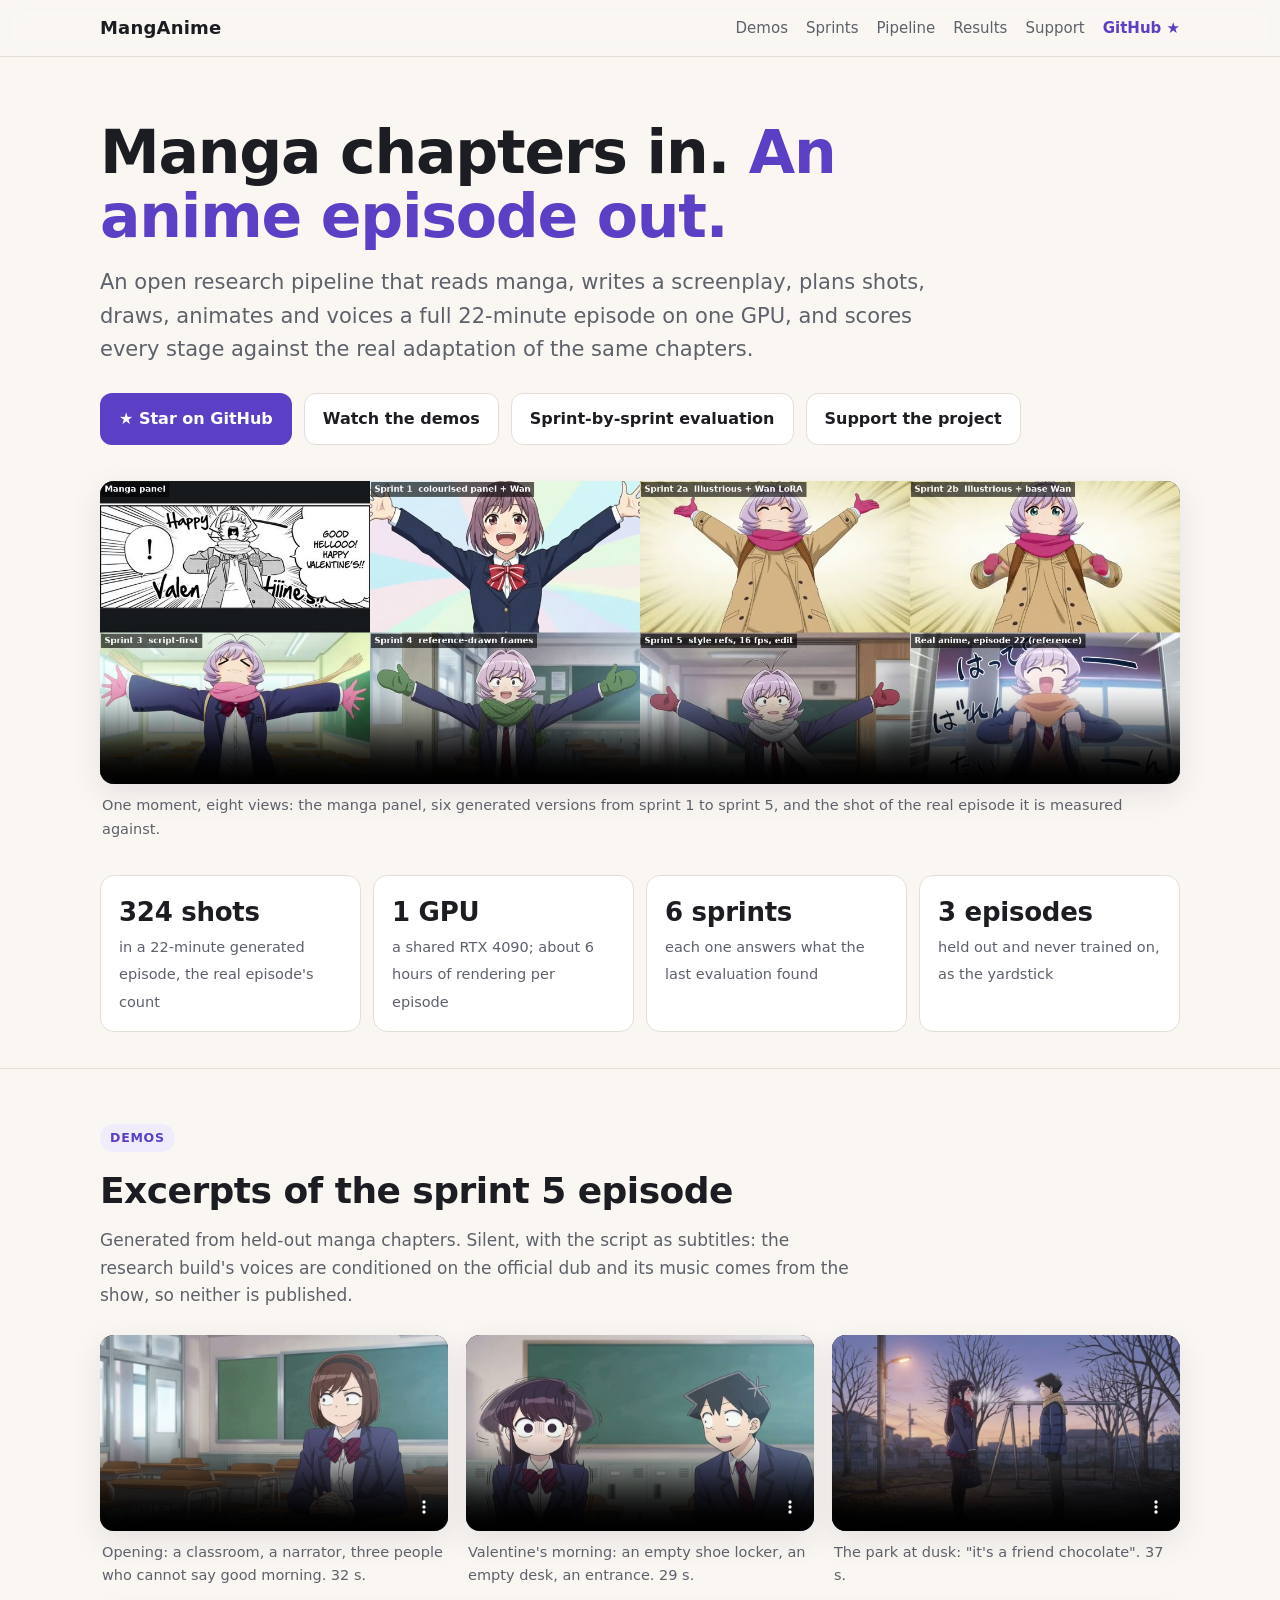
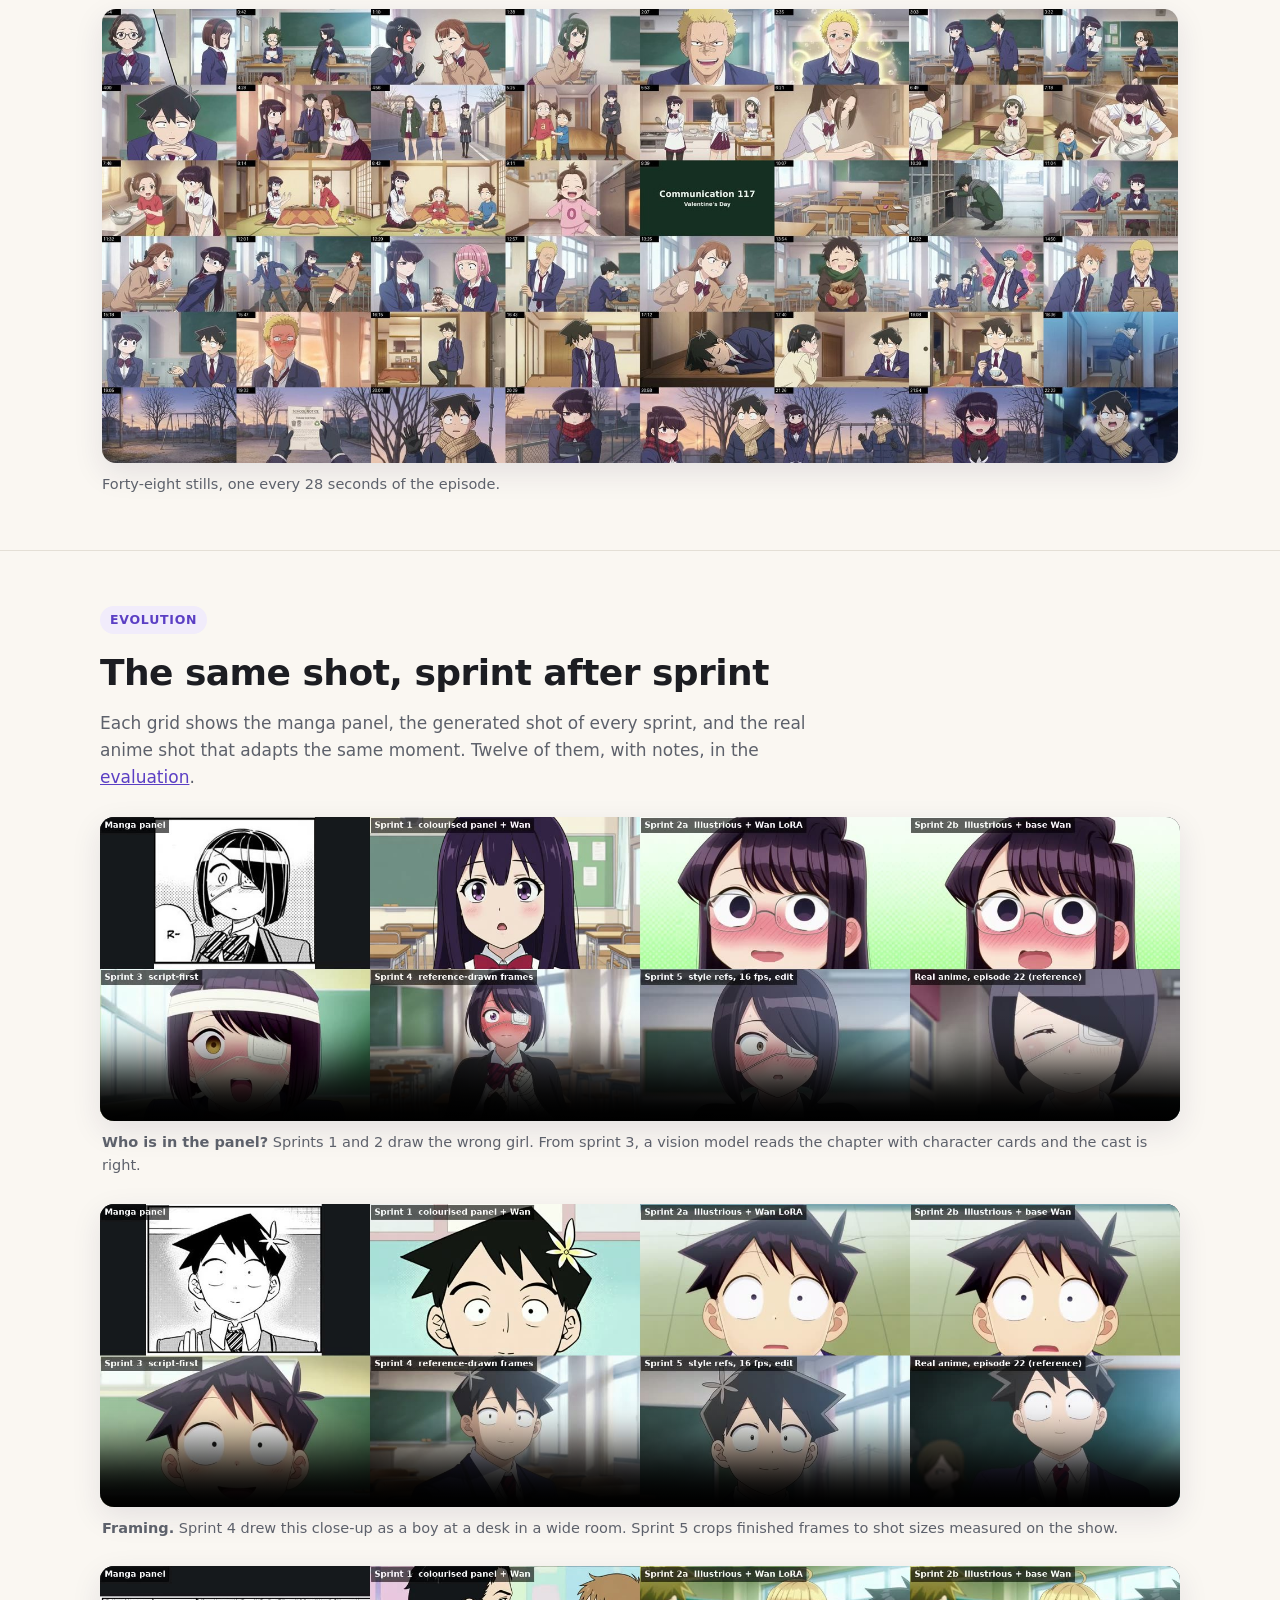
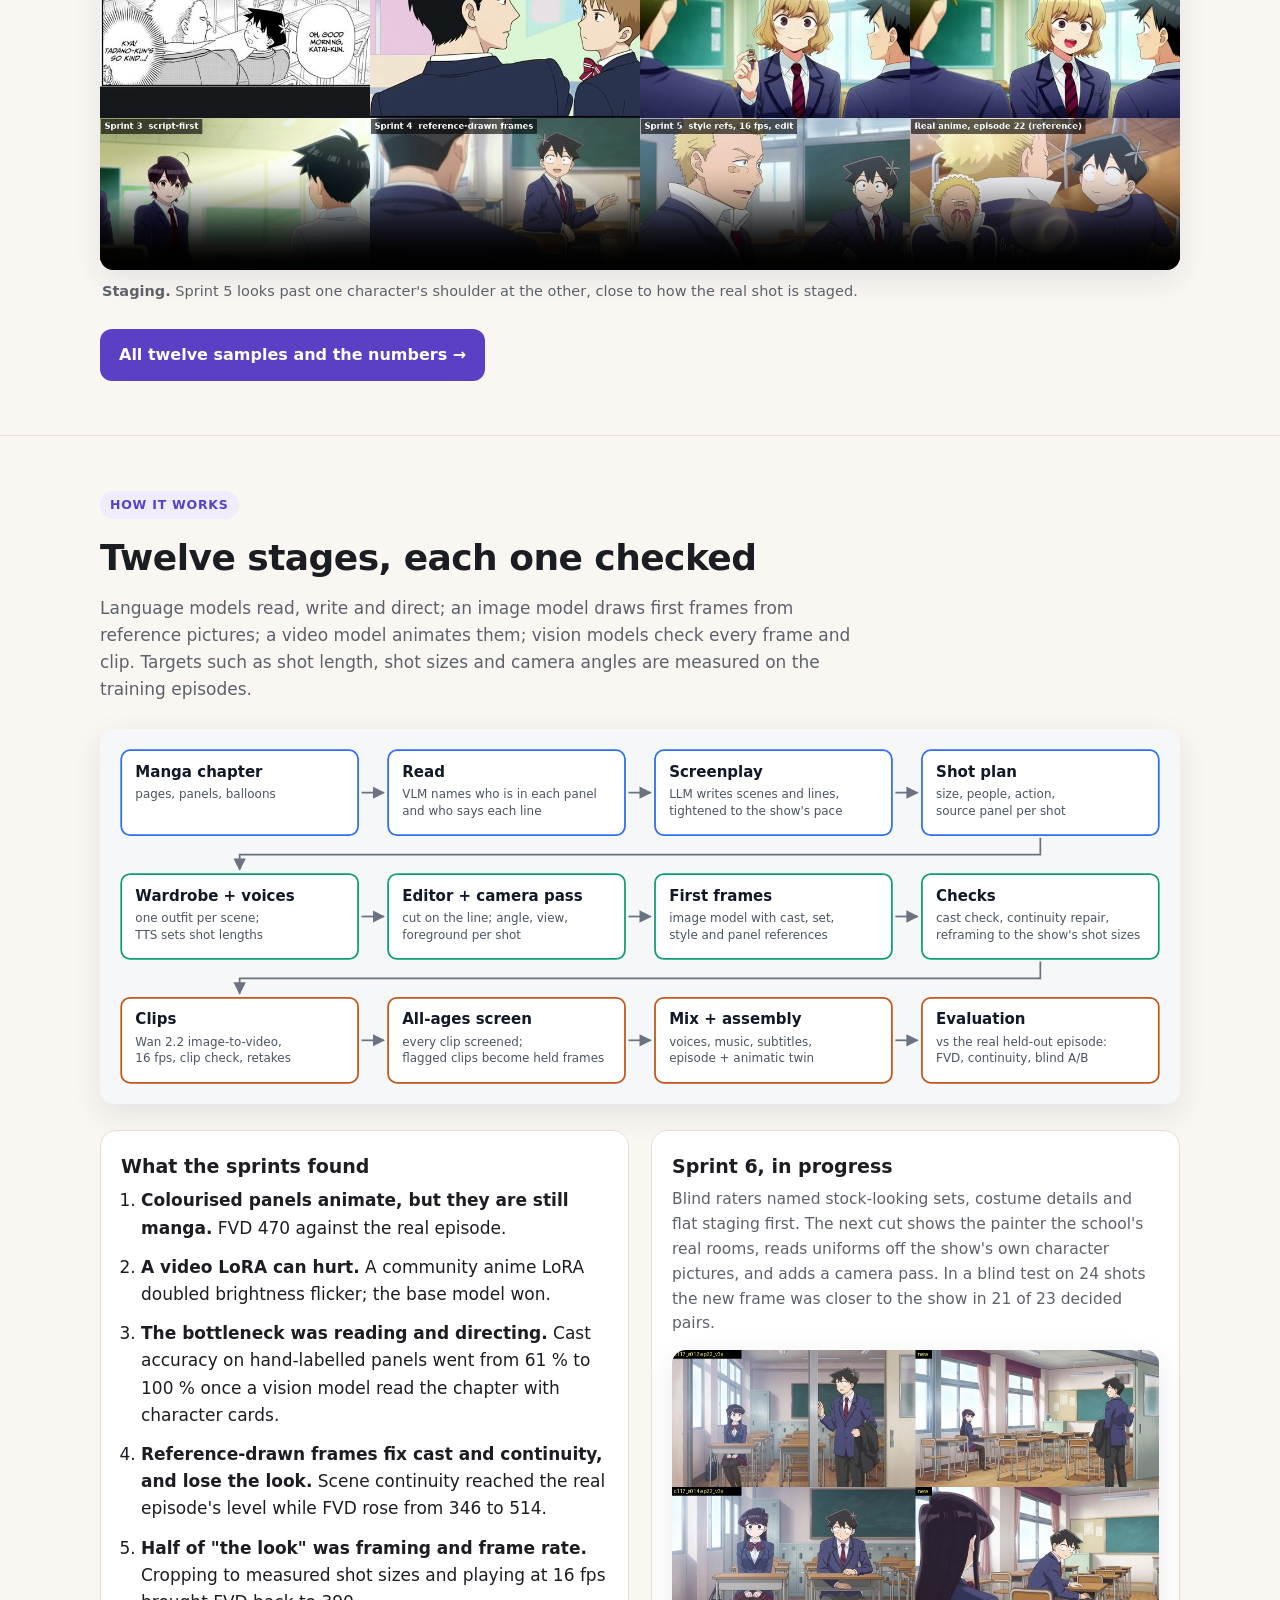
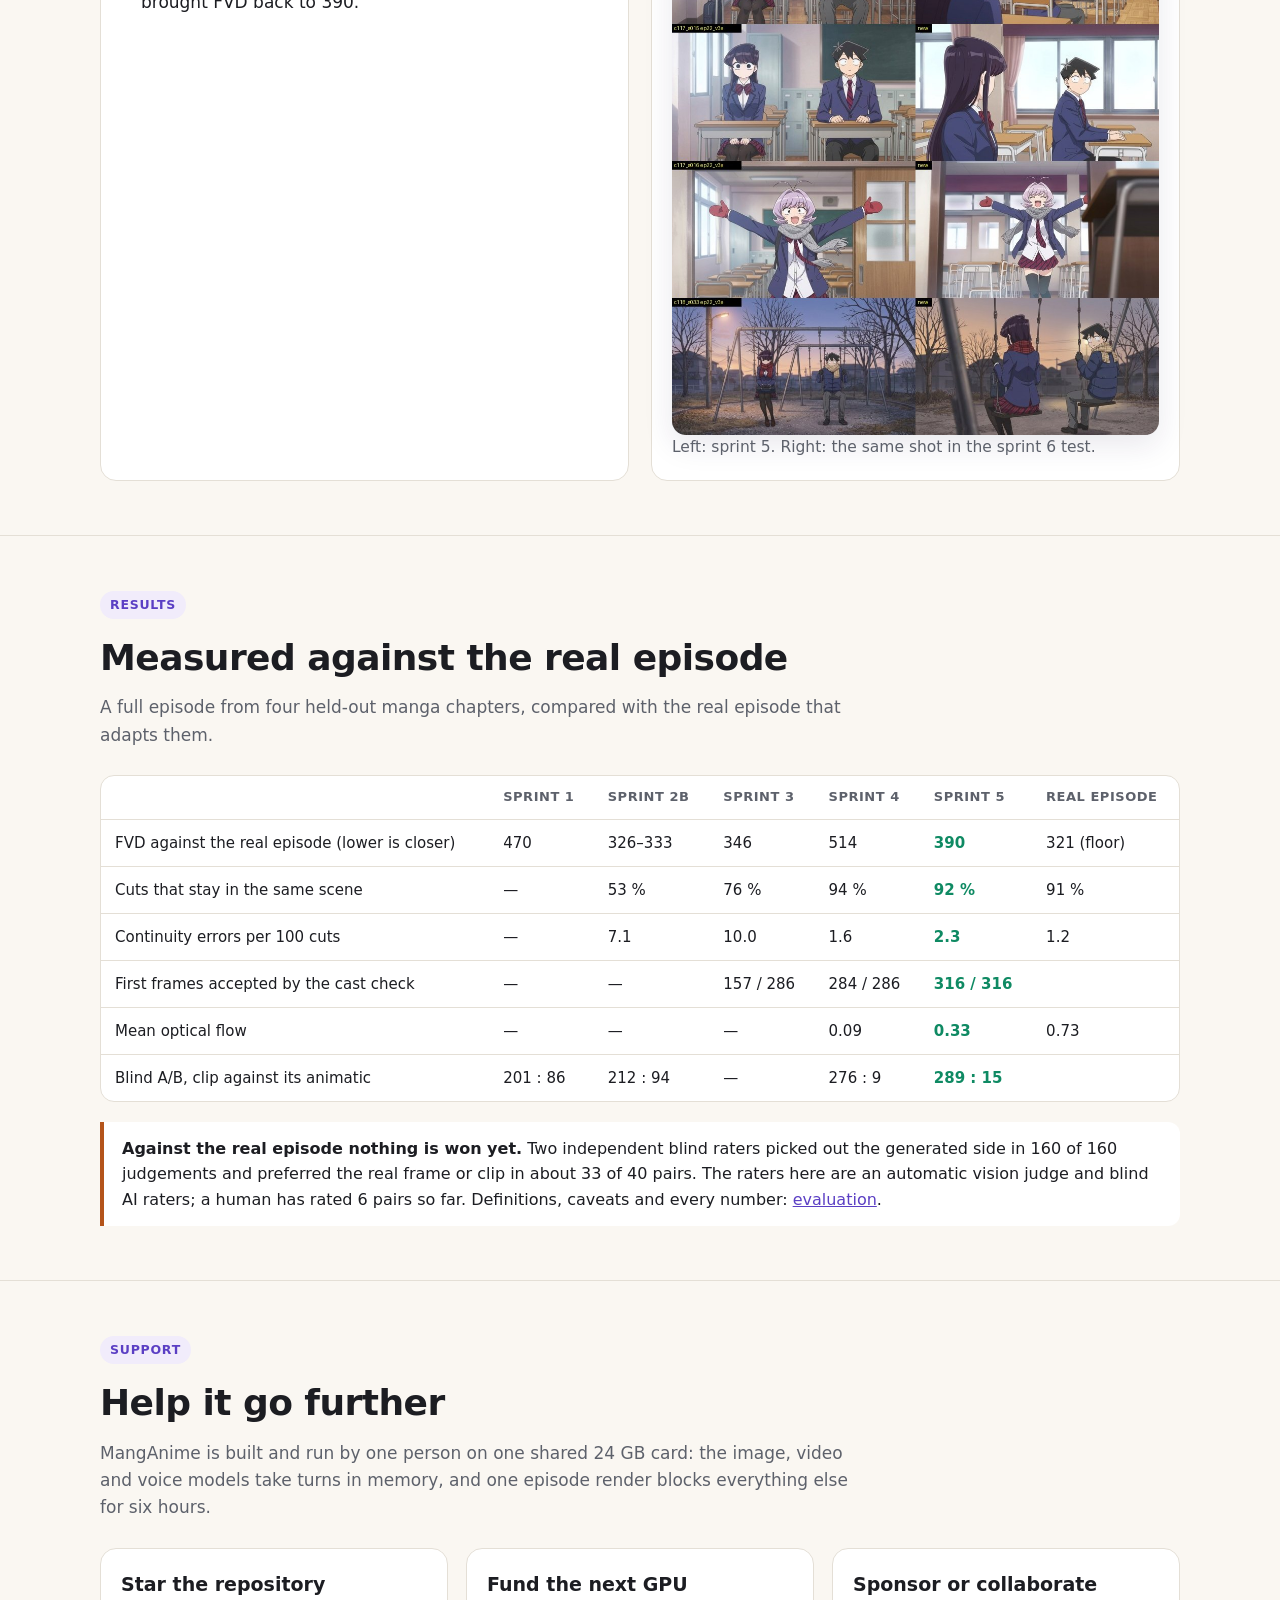
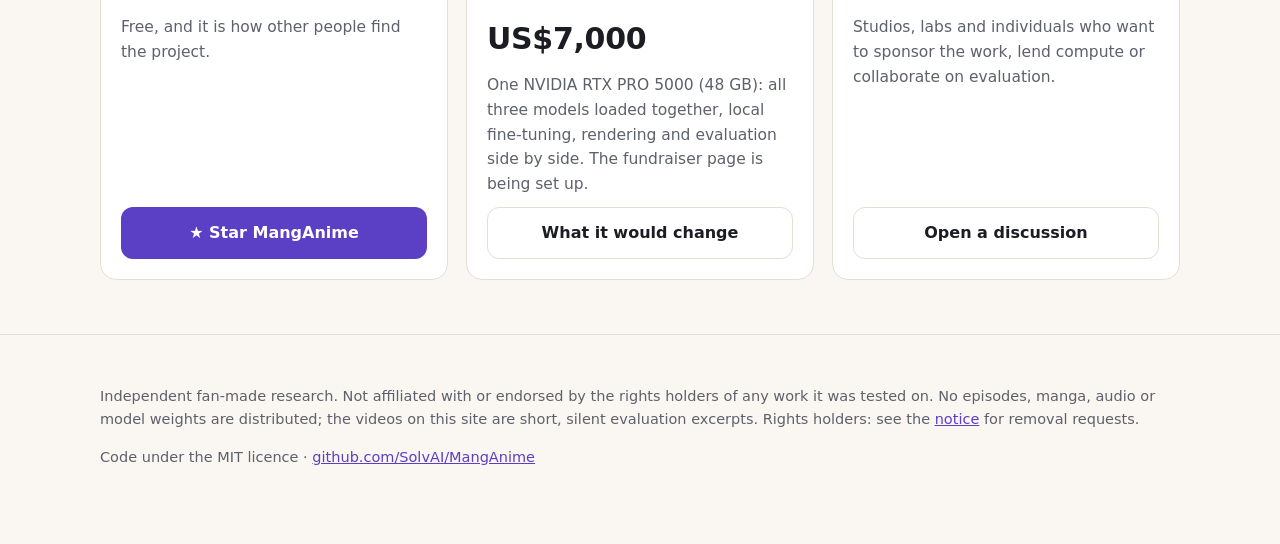
<file: docs/index.html>
<!doctype html>
<html lang="en">
<head>
<meta charset="utf-8">
<meta name="viewport" content="width=device-width, initial-scale=1">
<title>MangAnime: from manga chapters to an anime episode</title>
<meta name="description" content="An open research pipeline that turns manga chapters into a full anime episode on one GPU, measured sprint by sprint against the real adaptation.">
<meta property="og:title" content="MangAnime: from manga chapters to an anime episode">
<meta property="og:description" content="Open research pipeline, measured sprint by sprint against the real adaptation.">
<meta property="og:image" content="https://solvai.github.io/MangAnime/media/contact_sprint5.jpg">
<style>
:root{--bg:#faf7f2;--panel:#ffffff;--ink:#1c1d22;--muted:#5d616b;--line:#e4dfd6;--accent:#5b3fc4;--accent-ink:#ffffff;--good:#0f8a63;--warn:#b4541a;--soft:#f1ecfb;--shadow:0 10px 30px rgba(40,30,80,.10)}
@media (prefers-color-scheme:dark){:root{--bg:#111216;--panel:#1a1c22;--ink:#eceae6;--muted:#a3a7b1;--line:#2b2e37;--accent:#a590ff;--accent-ink:#14121f;--good:#4fd1a5;--warn:#f0a06a;--soft:#211d33;--shadow:0 10px 30px rgba(0,0,0,.45)}}
*{box-sizing:border-box}
html{scroll-behavior:smooth}
body{margin:0;background:var(--bg);color:var(--ink);font:17px/1.6 system-ui,-apple-system,"Segoe UI",Roboto,Helvetica,Arial,sans-serif;-webkit-font-smoothing:antialiased}
a{color:var(--accent)}
.wrap{max-width:1120px;margin:0 auto;padding:0 20px}
nav{position:sticky;top:0;z-index:5;background:color-mix(in srgb,var(--bg) 88%,transparent);backdrop-filter:blur(10px);border-bottom:1px solid var(--line)}
nav .wrap{display:flex;align-items:center;gap:18px;height:56px;overflow-x:auto;white-space:nowrap}
nav b{font-size:18px;letter-spacing:.2px;margin-right:auto}
nav a{color:var(--muted);text-decoration:none;font-size:15px}
nav a:hover{color:var(--ink)}
nav a.gh{color:var(--accent);font-weight:600}
header{padding:64px 0 28px}
h1{font-size:clamp(34px,5.4vw,60px);line-height:1.06;letter-spacing:-.02em;margin:0 0 18px;max-width:22ch}
h1 em{font-style:normal;color:var(--accent)}
.lead{font-size:clamp(18px,2.1vw,21px);color:var(--muted);max-width:62ch;margin:0 0 26px}
.cta{display:flex;flex-wrap:wrap;gap:12px;margin-bottom:36px}
.btn{display:inline-flex;align-items:center;gap:8px;padding:12px 18px;border-radius:12px;border:1px solid var(--line);background:var(--panel);color:var(--ink);text-decoration:none;font-weight:600;font-size:16px}
.btn.primary{background:var(--accent);color:var(--accent-ink);border-color:transparent}
.btn:hover{transform:translateY(-1px)}
video,img.shot{width:100%;display:block;border-radius:14px;background:#0d0e11;box-shadow:var(--shadow)}
.cap{color:var(--muted);font-size:14.5px;margin:10px 2px 0}
.facts{display:grid;grid-template-columns:repeat(4,1fr);gap:12px;margin:34px 0 8px}
.fact{background:var(--panel);border:1px solid var(--line);border-radius:14px;padding:16px 18px}
.fact b{display:block;font-size:26px;letter-spacing:-.01em}
.fact span{color:var(--muted);font-size:14.5px}
section{padding:54px 0;border-top:1px solid var(--line)}
h2{font-size:clamp(26px,3.2vw,36px);letter-spacing:-.015em;margin:0 0 8px}
.sub{color:var(--muted);max-width:70ch;margin:0 0 26px}
.grid3{display:grid;grid-template-columns:repeat(3,1fr);gap:18px}
.grid2{display:grid;grid-template-columns:repeat(2,1fr);gap:22px}
.card{background:var(--panel);border:1px solid var(--line);border-radius:16px;padding:20px}
.card h3{margin:0 0 6px;font-size:19px}
.card p{margin:0;color:var(--muted);font-size:15.5px}
.stack>*+*{margin-top:26px}
.tag{display:inline-block;font-size:12.5px;font-weight:700;letter-spacing:.06em;text-transform:uppercase;color:var(--accent);background:var(--soft);border-radius:999px;padding:4px 10px;margin-bottom:10px}
.tablewrap{overflow-x:auto;border:1px solid var(--line);border-radius:14px;background:var(--panel)}
table{border-collapse:collapse;width:100%;min-width:760px;font-size:15px}
th,td{padding:11px 14px;text-align:left;border-bottom:1px solid var(--line);vertical-align:top}
th{font-size:13px;letter-spacing:.04em;text-transform:uppercase;color:var(--muted);font-weight:700}
tr:last-child td{border-bottom:0}
td.best{font-weight:700;color:var(--good)}
.note{border-left:4px solid var(--warn);background:var(--panel);border-radius:0 12px 12px 0;padding:14px 18px;margin-top:20px;font-size:16px}
ol.finds{padding-left:20px;margin:0}
ol.finds li{margin:0 0 12px}
ol.finds b{color:var(--ink)}
.support{display:grid;grid-template-columns:repeat(3,1fr);gap:18px}
.support .card{display:flex;flex-direction:column;gap:10px}
.support .btn{margin-top:auto;justify-content:center}
.goal{font-size:30px;font-weight:800;letter-spacing:-.01em}
footer{padding:36px 0 60px;border-top:1px solid var(--line);color:var(--muted);font-size:14.5px}
@media (max-width:860px){.grid3,.support,.grid2{grid-template-columns:1fr}.facts{grid-template-columns:repeat(2,1fr)}header{padding-top:40px}}
</style>
</head>
<body>
<nav><div class="wrap">
  <b>MangAnime</b>
  <a href="#demos">Demos</a><a href="#sprints">Sprints</a><a href="#pipeline">Pipeline</a><a href="#results">Results</a><a href="#support">Support</a>
  <a class="gh" href="https://github.com/SolvAI/MangAnime">GitHub ★</a>
</div></nav>

<header><div class="wrap">
  <h1>Manga chapters in. <em>An anime episode out.</em></h1>
  <p class="lead">An open research pipeline that reads manga, writes a screenplay, plans shots, draws, animates and voices a full 22-minute episode on one GPU, and scores every stage against the real adaptation of the same chapters.</p>
  <div class="cta">
    <a class="btn primary" href="https://github.com/SolvAI/MangAnime">★ Star on GitHub</a>
    <a class="btn" href="#demos">Watch the demos</a>
    <a class="btn" href="eval/">Sprint-by-sprint evaluation</a>
    <a class="btn" href="#support">Support the project</a>
  </div>
  <video src="eval/media/sample_07.mp4" poster="eval/media/sample_07.jpg" autoplay muted loop playsinline controls></video>
  <p class="cap">One moment, eight views: the manga panel, six generated versions from sprint 1 to sprint 5, and the shot of the real episode it is measured against.</p>
  <div class="facts">
    <div class="fact"><b>324 shots</b><span>in a 22-minute generated episode, the real episode's count</span></div>
    <div class="fact"><b>1 GPU</b><span>a shared RTX 4090; about 6 hours of rendering per episode</span></div>
    <div class="fact"><b>6 sprints</b><span>each one answers what the last evaluation found</span></div>
    <div class="fact"><b>3 episodes</b><span>held out and never trained on, as the yardstick</span></div>
  </div>
</div></header>

<section id="demos"><div class="wrap">
  <span class="tag">Demos</span>
  <h2>Excerpts of the sprint 5 episode</h2>
  <p class="sub">Generated from held-out manga chapters. Silent, with the script as subtitles: the research build's voices are conditioned on the official dub and its music comes from the show, so neither is published.</p>
  <div class="grid3">
    <div><video src="media/reel_opening.mp4" poster="media/reel_opening.jpg" controls muted loop playsinline preload="none"></video><p class="cap">Opening: a classroom, a narrator, three people who cannot say good morning. 32 s.</p></div>
    <div><video src="media/reel_valentine_morning.mp4" poster="media/reel_valentine_morning.jpg" controls muted loop playsinline preload="none"></video><p class="cap">Valentine's morning: an empty shoe locker, an empty desk, an entrance. 29 s.</p></div>
    <div><video src="media/reel_friend_chocolate.mp4" poster="media/reel_friend_chocolate.jpg" controls muted loop playsinline preload="none"></video><p class="cap">The park at dusk: "it's a friend chocolate". 37 s.</p></div>
  </div>
  <p class="cap" style="margin-top:22px"><img class="shot" src="media/contact_sprint5.jpg" alt="Forty-eight stills across the 22-minute sprint 5 episode" loading="lazy"></p>
  <p class="cap">Forty-eight stills, one every 28 seconds of the episode.</p>
</div></section>

<section id="sprints"><div class="wrap">
  <span class="tag">Evolution</span>
  <h2>The same shot, sprint after sprint</h2>
  <p class="sub">Each grid shows the manga panel, the generated shot of every sprint, and the real anime shot that adapts the same moment. Twelve of them, with notes, in the <a href="eval/">evaluation</a>.</p>
  <div class="stack">
    <div><video src="eval/media/sample_01.mp4" poster="eval/media/sample_01.jpg" controls muted loop playsinline preload="none"></video><p class="cap"><b>Who is in the panel?</b> Sprints 1 and 2 draw the wrong girl. From sprint 3, a vision model reads the chapter with character cards and the cast is right.</p></div>
    <div><video src="eval/media/sample_04.mp4" poster="eval/media/sample_04.jpg" controls muted loop playsinline preload="none"></video><p class="cap"><b>Framing.</b> Sprint 4 drew this close-up as a boy at a desk in a wide room. Sprint 5 crops finished frames to shot sizes measured on the show.</p></div>
    <div><video src="eval/media/sample_03.mp4" poster="eval/media/sample_03.jpg" controls muted loop playsinline preload="none"></video><p class="cap"><b>Staging.</b> Sprint 5 looks past one character's shoulder at the other, close to how the real shot is staged.</p></div>
  </div>
  <div class="cta" style="margin:26px 0 0"><a class="btn primary" href="eval/">All twelve samples and the numbers →</a></div>
</div></section>

<section id="pipeline"><div class="wrap">
  <span class="tag">How it works</span>
  <h2>Twelve stages, each one checked</h2>
  <p class="sub">Language models read, write and direct; an image model draws first frames from reference pictures; a video model animates them; vision models check every frame and clip. Targets such as shot length, shot sizes and camera angles are measured on the training episodes.</p>
  <img class="shot" src="media/pipeline.svg" alt="Pipeline diagram: manga chapter, read, screenplay, shot plan, wardrobe and voices, editor and camera pass, first frames, checks, clips, all-ages screen, mix and assembly, evaluation" style="background:#f6f7f9">
  <div class="grid2" style="margin-top:26px">
    <div class="card"><h3>What the sprints found</h3>
      <ol class="finds">
        <li><b>Colourised panels animate, but they are still manga.</b> FVD 470 against the real episode.</li>
        <li><b>A video LoRA can hurt.</b> A community anime LoRA doubled brightness flicker; the base model won.</li>
        <li><b>The bottleneck was reading and directing.</b> Cast accuracy on hand-labelled panels went from 61 % to 100 % once a vision model read the chapter with character cards.</li>
        <li><b>Reference-drawn frames fix cast and continuity, and lose the look.</b> Scene continuity reached the real episode's level while FVD rose from 346 to 514.</li>
        <li><b>Half of "the look" was framing and frame rate.</b> Cropping to measured shot sizes and playing at 16 fps brought FVD back to 390.</li>
      </ol></div>
    <div class="card"><h3>Sprint 6, in progress</h3>
      <p style="margin-bottom:14px">Blind raters named stock-looking sets, costume details and flat staging first. The next cut shows the painter the school's real rooms, reads uniforms off the show's own character pictures, and adds a camera pass. In a blind test on 24 shots the new frame was closer to the show in 21 of 23 decided pairs.</p>
      <img class="shot" src="media/next_camera_pass.jpg" alt="Sprint 5 frames beside sprint 6 test frames of the same shots" loading="lazy">
      <p class="cap">Left: sprint 5. Right: the same shot in the sprint 6 test.</p></div>
  </div>
</div></section>

<section id="results"><div class="wrap">
  <span class="tag">Results</span>
  <h2>Measured against the real episode</h2>
  <p class="sub">A full episode from four held-out manga chapters, compared with the real episode that adapts them.</p>
  <div class="tablewrap"><table>
    <tr><th></th><th>Sprint 1</th><th>Sprint 2b</th><th>Sprint 3</th><th>Sprint 4</th><th>Sprint 5</th><th>Real episode</th></tr>
    <tr><td>FVD against the real episode (lower is closer)</td><td>470</td><td>326–333</td><td>346</td><td>514</td><td class="best">390</td><td>321 (floor)</td></tr>
    <tr><td>Cuts that stay in the same scene</td><td>—</td><td>53 %</td><td>76 %</td><td>94 %</td><td class="best">92 %</td><td>91 %</td></tr>
    <tr><td>Continuity errors per 100 cuts</td><td>—</td><td>7.1</td><td>10.0</td><td>1.6</td><td class="best">2.3</td><td>1.2</td></tr>
    <tr><td>First frames accepted by the cast check</td><td>—</td><td>—</td><td>157 / 286</td><td>284 / 286</td><td class="best">316 / 316</td><td></td></tr>
    <tr><td>Mean optical flow</td><td>—</td><td>—</td><td>—</td><td>0.09</td><td class="best">0.33</td><td>0.73</td></tr>
    <tr><td>Blind A/B, clip against its animatic</td><td>201 : 86</td><td>212 : 94</td><td>—</td><td>276 : 9</td><td class="best">289 : 15</td><td></td></tr>
  </table></div>
  <div class="note"><b>Against the real episode nothing is won yet.</b> Two independent blind raters picked out the generated side in 160 of 160 judgements and preferred the real frame or clip in about 33 of 40 pairs. The raters here are an automatic vision judge and blind AI raters; a human has rated 6 pairs so far. Definitions, caveats and every number: <a href="eval/">evaluation</a>.</div>
</div></section>

<section id="support"><div class="wrap">
  <span class="tag">Support</span>
  <h2>Help it go further</h2>
  <p class="sub">MangAnime is built and run by one person on one shared 24 GB card: the image, video and voice models take turns in memory, and one episode render blocks everything else for six hours.</p>
  <div class="support">
    <div class="card"><h3>Star the repository</h3><p>Free, and it is how other people find the project.</p><a class="btn primary" href="https://github.com/SolvAI/MangAnime">★ Star MangAnime</a></div>
    <div class="card"><h3>Fund the next GPU</h3><div class="goal">US$7,000</div><p>One NVIDIA RTX PRO 5000 (48 GB): all three models loaded together, local fine-tuning, rendering and evaluation side by side. The fundraiser page is being set up.</p><a class="btn" href="https://github.com/SolvAI/MangAnime/blob/main/SUPPORT.md">What it would change</a></div>
    <div class="card"><h3>Sponsor or collaborate</h3><p>Studios, labs and individuals who want to sponsor the work, lend compute or collaborate on evaluation.</p><a class="btn" href="https://github.com/SolvAI/MangAnime/discussions">Open a discussion</a></div>
  </div>
</div></section>

<footer><div class="wrap">
  <p>Independent fan-made research. Not affiliated with or endorsed by the rights holders of any work it was tested on. No episodes, manga, audio or model weights are distributed; the videos on this site are short, silent evaluation excerpts. Rights holders: see the <a href="https://github.com/SolvAI/MangAnime/blob/main/NOTICE.md">notice</a> for removal requests.</p>
  <p>Code under the MIT licence · <a href="https://github.com/SolvAI/MangAnime">github.com/SolvAI/MangAnime</a></p>
</div></footer>
</body>
</html>
</file>
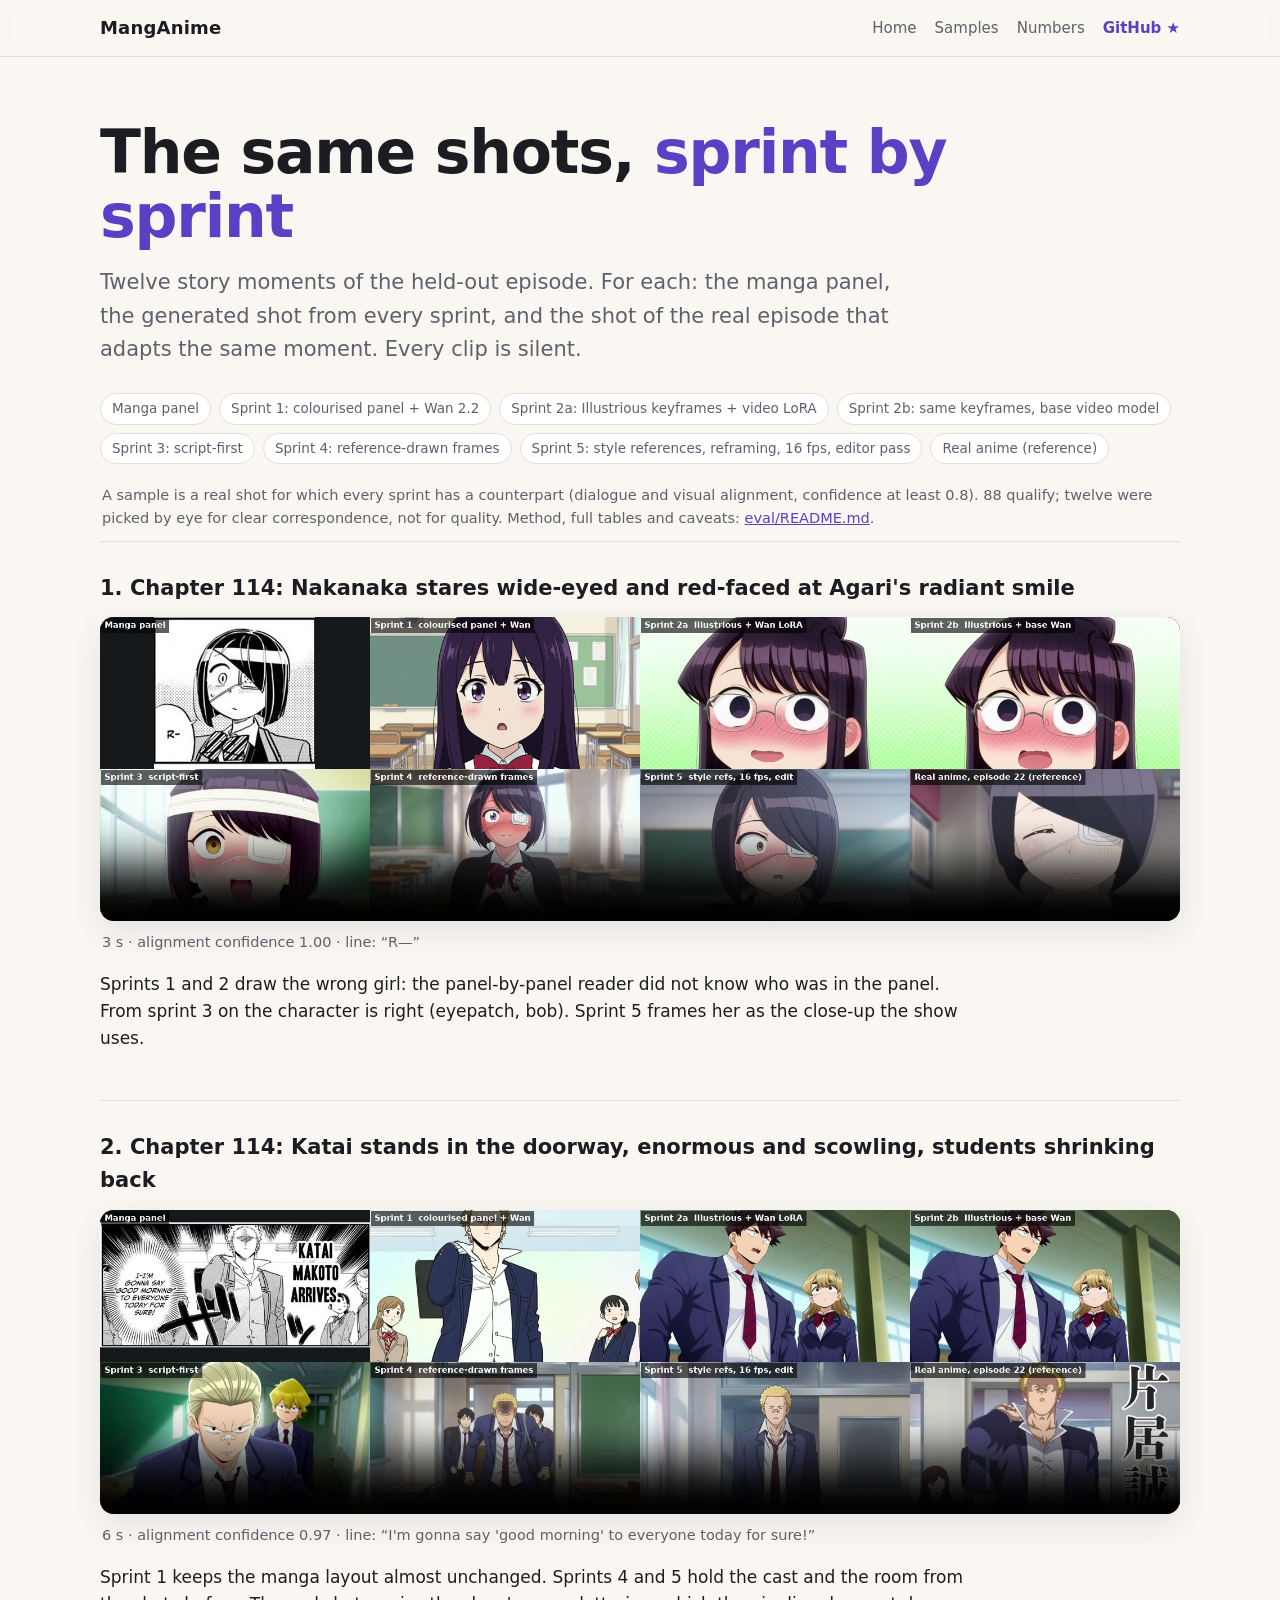
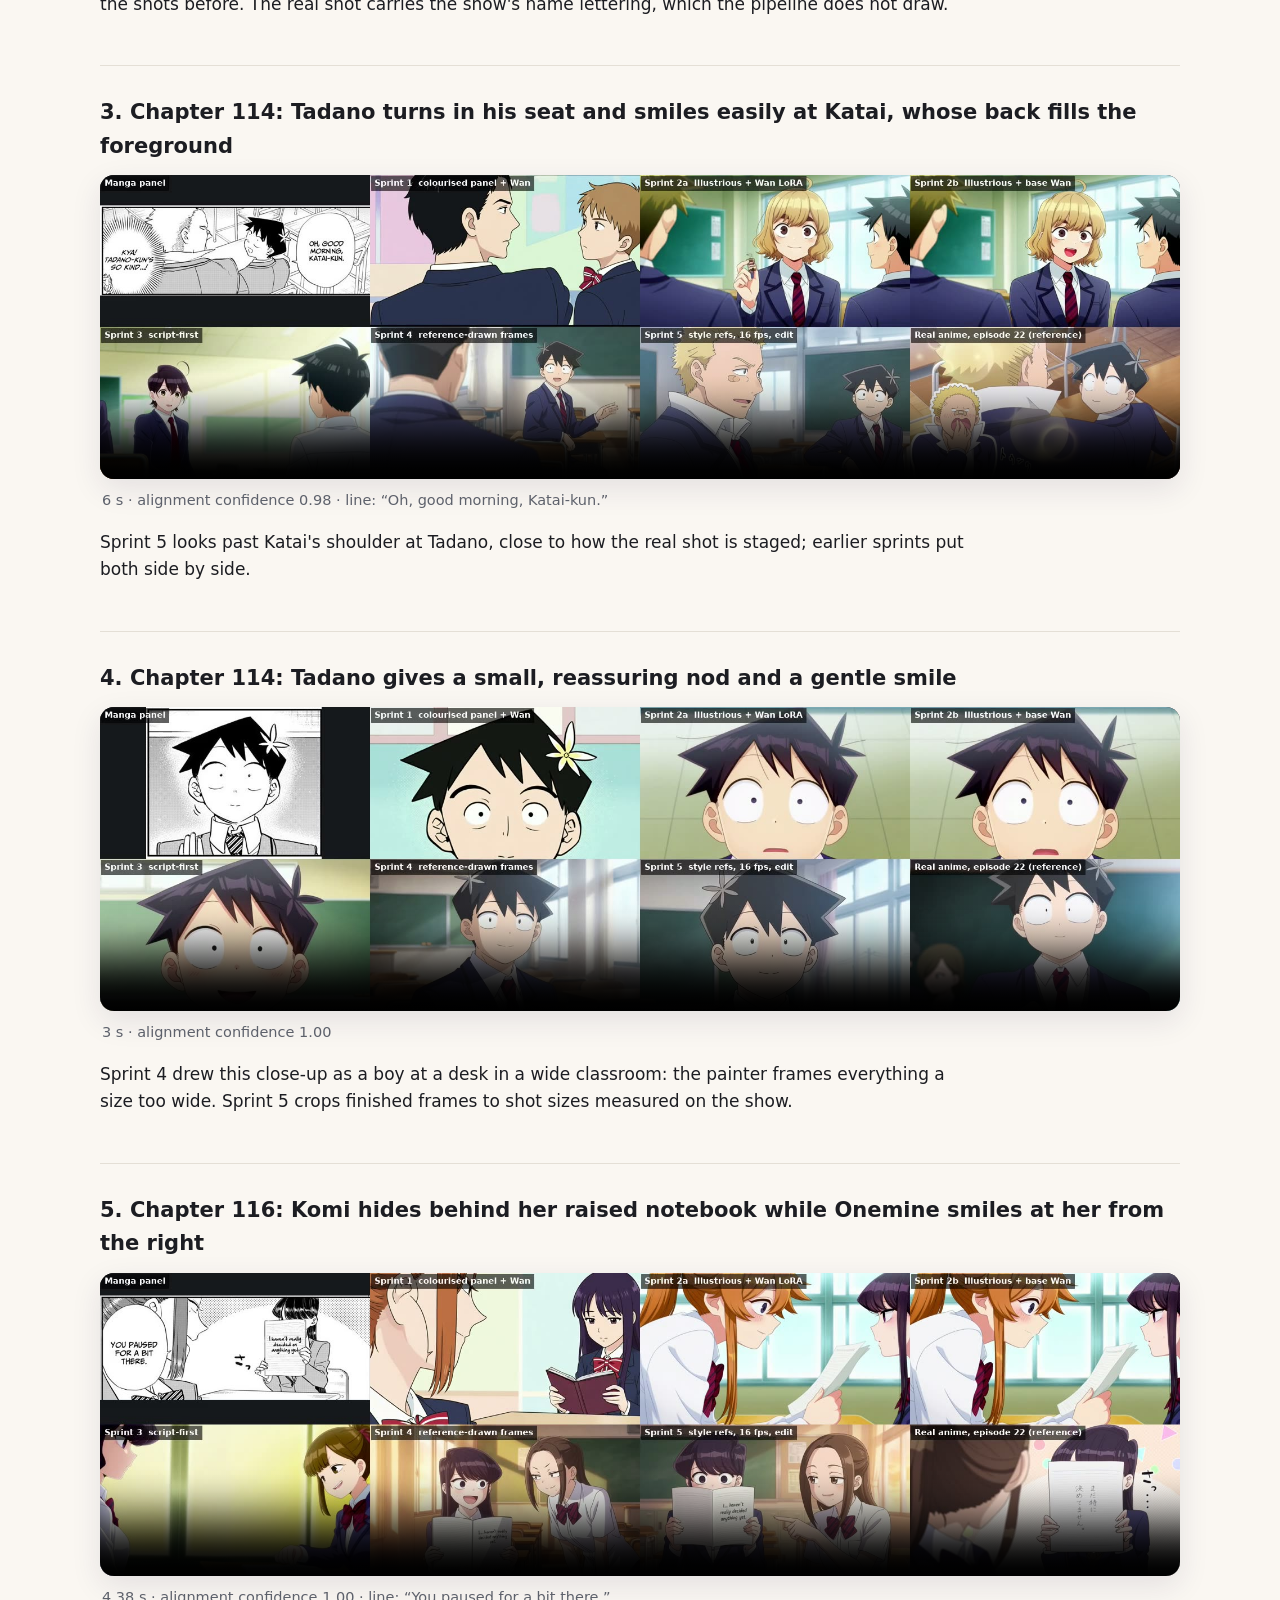
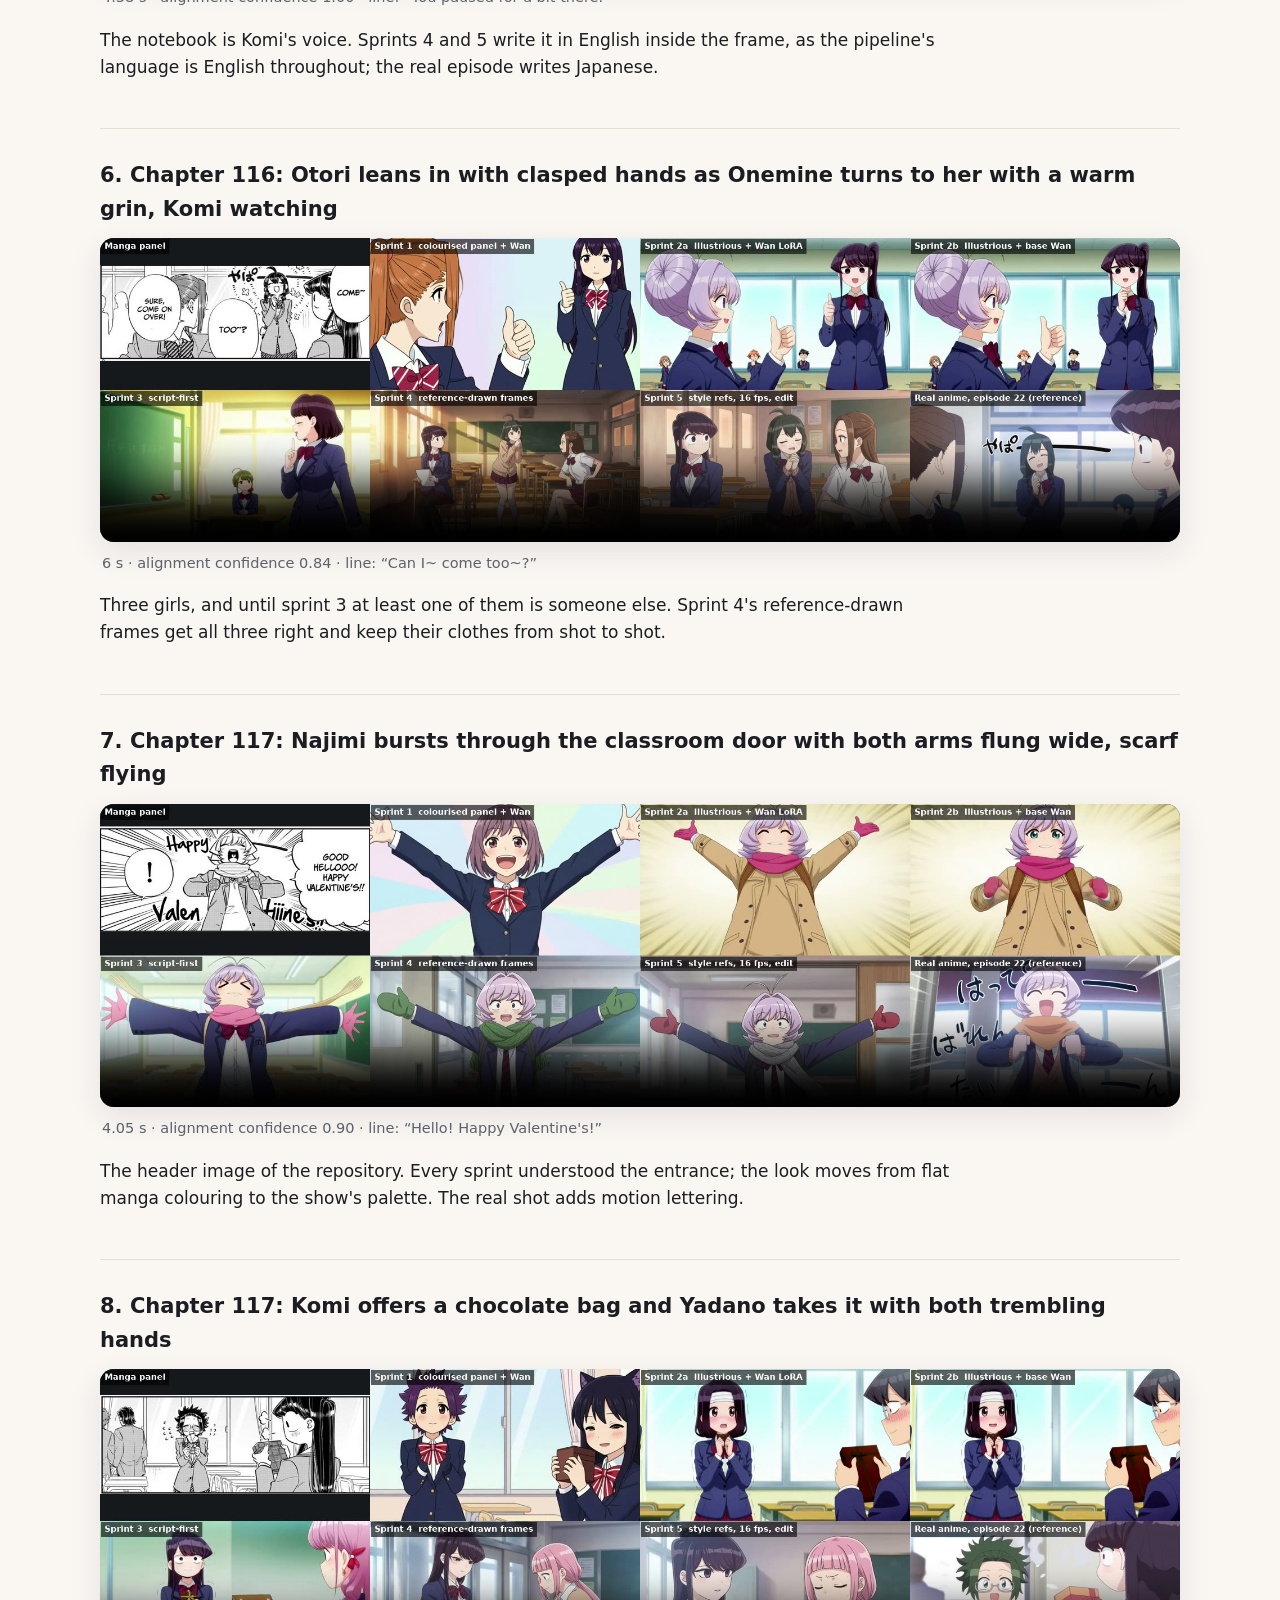
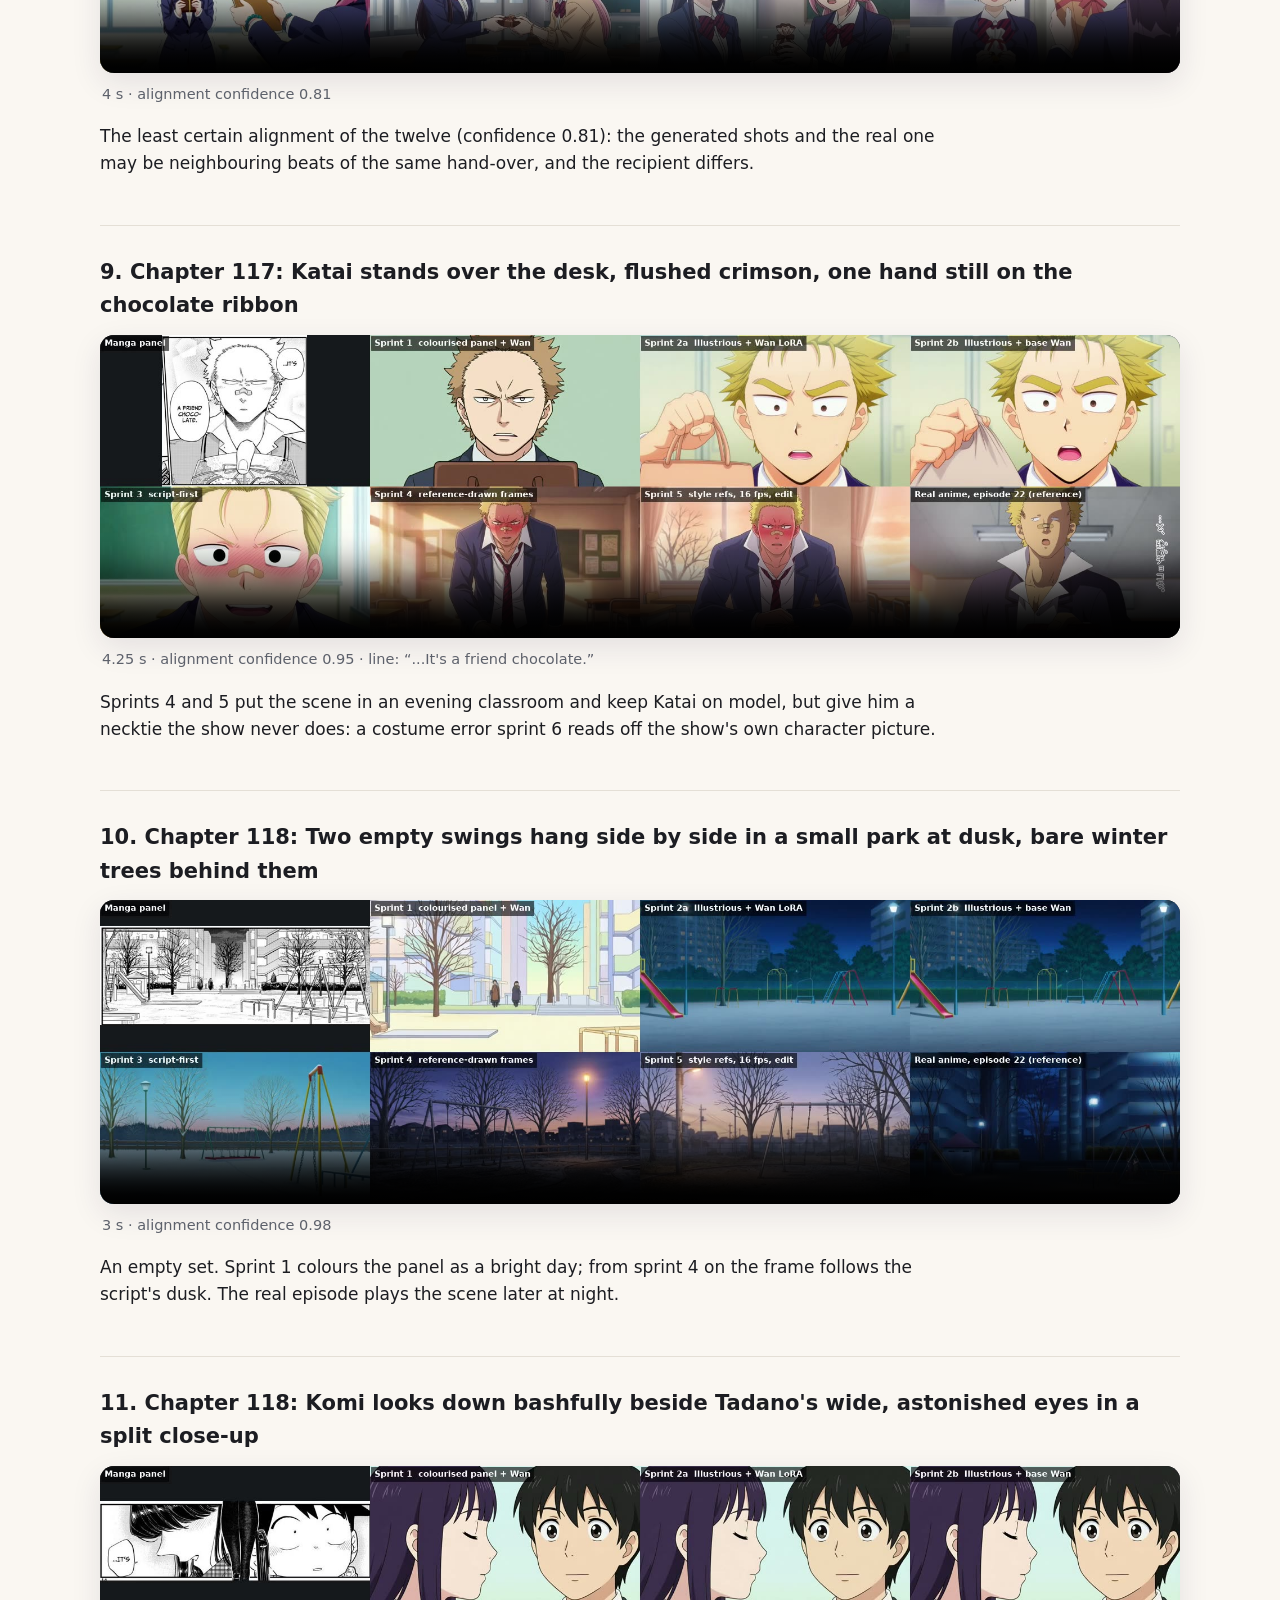
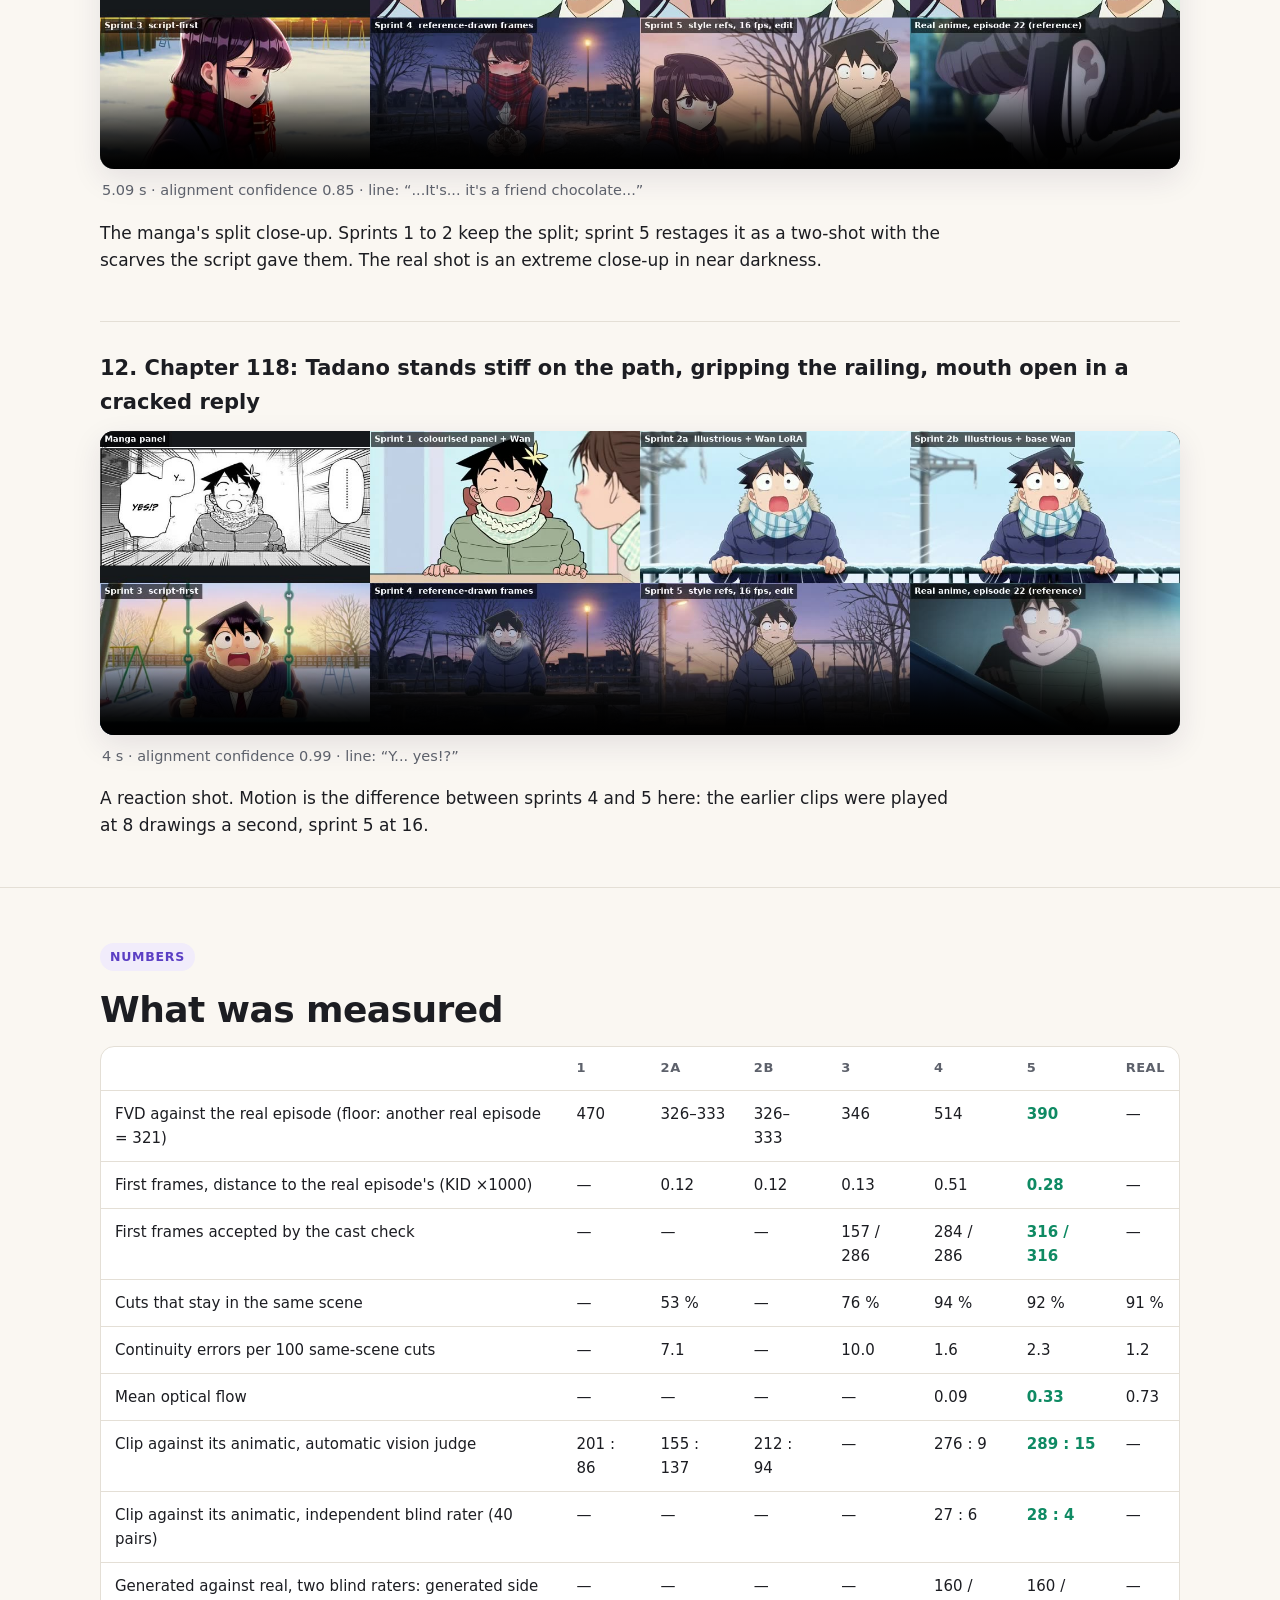
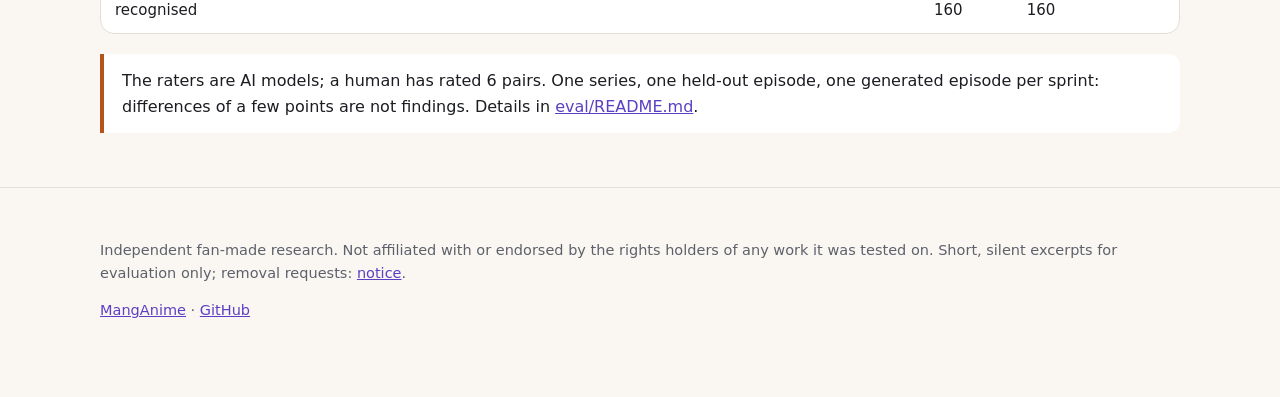
<file: docs/eval/index.html>
<!doctype html>
<html lang="en"><head><meta charset="utf-8"><meta name="viewport" content="width=device-width, initial-scale=1">
<title>MangAnime evaluation: twelve shots across the sprints</title>
<meta name="description" content="The same twelve story moments in every sprint of the MangAnime pipeline, next to the manga panel and the real anime shot.">
<style>
:root{--bg:#faf7f2;--panel:#ffffff;--ink:#1c1d22;--muted:#5d616b;--line:#e4dfd6;--accent:#5b3fc4;--accent-ink:#ffffff;--good:#0f8a63;--warn:#b4541a;--soft:#f1ecfb;--shadow:0 10px 30px rgba(40,30,80,.10)}
@media (prefers-color-scheme:dark){:root{--bg:#111216;--panel:#1a1c22;--ink:#eceae6;--muted:#a3a7b1;--line:#2b2e37;--accent:#a590ff;--accent-ink:#14121f;--good:#4fd1a5;--warn:#f0a06a;--soft:#211d33;--shadow:0 10px 30px rgba(0,0,0,.45)}}
*{box-sizing:border-box}
html{scroll-behavior:smooth}
body{margin:0;background:var(--bg);color:var(--ink);font:17px/1.6 system-ui,-apple-system,"Segoe UI",Roboto,Helvetica,Arial,sans-serif;-webkit-font-smoothing:antialiased}
a{color:var(--accent)}
.wrap{max-width:1120px;margin:0 auto;padding:0 20px}
nav{position:sticky;top:0;z-index:5;background:color-mix(in srgb,var(--bg) 88%,transparent);backdrop-filter:blur(10px);border-bottom:1px solid var(--line)}
nav .wrap{display:flex;align-items:center;gap:18px;height:56px;overflow-x:auto;white-space:nowrap}
nav b{font-size:18px;letter-spacing:.2px;margin-right:auto}
nav a{color:var(--muted);text-decoration:none;font-size:15px}
nav a:hover{color:var(--ink)}
nav a.gh{color:var(--accent);font-weight:600}
header{padding:64px 0 28px}
h1{font-size:clamp(34px,5.4vw,60px);line-height:1.06;letter-spacing:-.02em;margin:0 0 18px;max-width:22ch}
h1 em{font-style:normal;color:var(--accent)}
.lead{font-size:clamp(18px,2.1vw,21px);color:var(--muted);max-width:62ch;margin:0 0 26px}
.cta{display:flex;flex-wrap:wrap;gap:12px;margin-bottom:36px}
.btn{display:inline-flex;align-items:center;gap:8px;padding:12px 18px;border-radius:12px;border:1px solid var(--line);background:var(--panel);color:var(--ink);text-decoration:none;font-weight:600;font-size:16px}
.btn.primary{background:var(--accent);color:var(--accent-ink);border-color:transparent}
.btn:hover{transform:translateY(-1px)}
video,img.shot{width:100%;display:block;border-radius:14px;background:#0d0e11;box-shadow:var(--shadow)}
.cap{color:var(--muted);font-size:14.5px;margin:10px 2px 0}
.facts{display:grid;grid-template-columns:repeat(4,1fr);gap:12px;margin:34px 0 8px}
.fact{background:var(--panel);border:1px solid var(--line);border-radius:14px;padding:16px 18px}
.fact b{display:block;font-size:26px;letter-spacing:-.01em}
.fact span{color:var(--muted);font-size:14.5px}
section{padding:54px 0;border-top:1px solid var(--line)}
h2{font-size:clamp(26px,3.2vw,36px);letter-spacing:-.015em;margin:0 0 8px}
.sub{color:var(--muted);max-width:70ch;margin:0 0 26px}
.grid3{display:grid;grid-template-columns:repeat(3,1fr);gap:18px}
.grid2{display:grid;grid-template-columns:repeat(2,1fr);gap:22px}
.card{background:var(--panel);border:1px solid var(--line);border-radius:16px;padding:20px}
.card h3{margin:0 0 6px;font-size:19px}
.card p{margin:0;color:var(--muted);font-size:15.5px}
.stack>*+*{margin-top:26px}
.tag{display:inline-block;font-size:12.5px;font-weight:700;letter-spacing:.06em;text-transform:uppercase;color:var(--accent);background:var(--soft);border-radius:999px;padding:4px 10px;margin-bottom:10px}
.tablewrap{overflow-x:auto;border:1px solid var(--line);border-radius:14px;background:var(--panel)}
table{border-collapse:collapse;width:100%;min-width:760px;font-size:15px}
th,td{padding:11px 14px;text-align:left;border-bottom:1px solid var(--line);vertical-align:top}
th{font-size:13px;letter-spacing:.04em;text-transform:uppercase;color:var(--muted);font-weight:700}
tr:last-child td{border-bottom:0}
td.best{font-weight:700;color:var(--good)}
.note{border-left:4px solid var(--warn);background:var(--panel);border-radius:0 12px 12px 0;padding:14px 18px;margin-top:20px;font-size:16px}
ol.finds{padding-left:20px;margin:0}
ol.finds li{margin:0 0 12px}
ol.finds b{color:var(--ink)}
.support{display:grid;grid-template-columns:repeat(3,1fr);gap:18px}
.support .card{display:flex;flex-direction:column;gap:10px}
.support .btn{margin-top:auto;justify-content:center}
.goal{font-size:30px;font-weight:800;letter-spacing:-.01em}
footer{padding:36px 0 60px;border-top:1px solid var(--line);color:var(--muted);font-size:14.5px}
@media (max-width:860px){.grid3,.support,.grid2{grid-template-columns:1fr}.facts{grid-template-columns:repeat(2,1fr)}header{padding-top:40px}}

.sample{padding:30px 0;border-top:1px solid var(--line)}.sample h3{margin:0 0 12px;font-size:21px}.sample p{max-width:80ch}
.legend{display:flex;flex-wrap:wrap;gap:8px;margin:0 0 20px}.legend span{font-size:13.5px;border:1px solid var(--line);background:var(--panel);border-radius:999px;padding:4px 11px;color:var(--muted)}
</style></head><body>
<nav><div class="wrap"><b>MangAnime</b><a href="../">Home</a><a href="#samples">Samples</a><a href="#numbers">Numbers</a><a class="gh" href="https://github.com/SolvAI/MangAnime">GitHub ★</a></div></nav>
<header style="padding-bottom:10px"><div class="wrap">
<h1 style="max-width:22ch">The same shots, <em>sprint by sprint</em></h1>
<p class="lead">Twelve story moments of the held-out episode. For each: the manga panel, the generated shot from every sprint, and the shot of the real episode that adapts the same moment. Every clip is silent.</p>
<div class="legend"><span>Manga panel</span><span>Sprint 1: colourised panel + Wan 2.2</span><span>Sprint 2a: Illustrious keyframes + video LoRA</span><span>Sprint 2b: same keyframes, base video model</span><span>Sprint 3: script-first</span><span>Sprint 4: reference-drawn frames</span><span>Sprint 5: style references, reframing, 16 fps, editor pass</span><span>Real anime (reference)</span></div>
<p class="cap">A sample is a real shot for which every sprint has a counterpart (dialogue and visual alignment, confidence at least 0.8). 88 qualify; twelve were picked by eye for clear correspondence, not for quality. Method, full tables and caveats: <a href="https://github.com/SolvAI/MangAnime/blob/main/eval/README.md">eval/README.md</a>.</p>
</div></header>
<main class="wrap" id="samples">
<div class="sample" id="sample-01"><h3>1. Chapter 114: Nakanaka stares wide-eyed and red-faced at Agari&#x27;s radiant smile</h3><video src="media/sample_01.mp4" poster="media/sample_01.jpg" controls muted loop playsinline preload="none"></video><p class="cap">3 s · alignment confidence 1.00 · line: “R—”</p><p>Sprints 1 and 2 draw the wrong girl: the panel-by-panel reader did not know who was in the panel. From sprint 3 on the character is right (eyepatch, bob). Sprint 5 frames her as the close-up the show uses.</p></div>
<div class="sample" id="sample-02"><h3>2. Chapter 114: Katai stands in the doorway, enormous and scowling, students shrinking back</h3><video src="media/sample_02.mp4" poster="media/sample_02.jpg" controls muted loop playsinline preload="none"></video><p class="cap">6 s · alignment confidence 0.97 · line: “I&#x27;m gonna say &#x27;good morning&#x27; to everyone today for sure!”</p><p>Sprint 1 keeps the manga layout almost unchanged. Sprints 4 and 5 hold the cast and the room from the shots before. The real shot carries the show&#x27;s name lettering, which the pipeline does not draw.</p></div>
<div class="sample" id="sample-03"><h3>3. Chapter 114: Tadano turns in his seat and smiles easily at Katai, whose back fills the foreground</h3><video src="media/sample_03.mp4" poster="media/sample_03.jpg" controls muted loop playsinline preload="none"></video><p class="cap">6 s · alignment confidence 0.98 · line: “Oh, good morning, Katai-kun.”</p><p>Sprint 5 looks past Katai&#x27;s shoulder at Tadano, close to how the real shot is staged; earlier sprints put both side by side.</p></div>
<div class="sample" id="sample-04"><h3>4. Chapter 114: Tadano gives a small, reassuring nod and a gentle smile</h3><video src="media/sample_04.mp4" poster="media/sample_04.jpg" controls muted loop playsinline preload="none"></video><p class="cap">3 s · alignment confidence 1.00</p><p>Sprint 4 drew this close-up as a boy at a desk in a wide classroom: the painter frames everything a size too wide. Sprint 5 crops finished frames to shot sizes measured on the show.</p></div>
<div class="sample" id="sample-05"><h3>5. Chapter 116: Komi hides behind her raised notebook while Onemine smiles at her from the right</h3><video src="media/sample_05.mp4" poster="media/sample_05.jpg" controls muted loop playsinline preload="none"></video><p class="cap">4.38 s · alignment confidence 1.00 · line: “You paused for a bit there.”</p><p>The notebook is Komi&#x27;s voice. Sprints 4 and 5 write it in English inside the frame, as the pipeline&#x27;s language is English throughout; the real episode writes Japanese.</p></div>
<div class="sample" id="sample-06"><h3>6. Chapter 116: Otori leans in with clasped hands as Onemine turns to her with a warm grin, Komi watching</h3><video src="media/sample_06.mp4" poster="media/sample_06.jpg" controls muted loop playsinline preload="none"></video><p class="cap">6 s · alignment confidence 0.84 · line: “Can I~ come too~?”</p><p>Three girls, and until sprint 3 at least one of them is someone else. Sprint 4&#x27;s reference-drawn frames get all three right and keep their clothes from shot to shot.</p></div>
<div class="sample" id="sample-07"><h3>7. Chapter 117: Najimi bursts through the classroom door with both arms flung wide, scarf flying</h3><video src="media/sample_07.mp4" poster="media/sample_07.jpg" controls muted loop playsinline preload="none"></video><p class="cap">4.05 s · alignment confidence 0.90 · line: “Hello! Happy Valentine&#x27;s!”</p><p>The header image of the repository. Every sprint understood the entrance; the look moves from flat manga colouring to the show&#x27;s palette. The real shot adds motion lettering.</p></div>
<div class="sample" id="sample-08"><h3>8. Chapter 117: Komi offers a chocolate bag and Yadano takes it with both trembling hands</h3><video src="media/sample_08.mp4" poster="media/sample_08.jpg" controls muted loop playsinline preload="none"></video><p class="cap">4 s · alignment confidence 0.81</p><p>The least certain alignment of the twelve (confidence 0.81): the generated shots and the real one may be neighbouring beats of the same hand-over, and the recipient differs.</p></div>
<div class="sample" id="sample-09"><h3>9. Chapter 117: Katai stands over the desk, flushed crimson, one hand still on the chocolate ribbon</h3><video src="media/sample_09.mp4" poster="media/sample_09.jpg" controls muted loop playsinline preload="none"></video><p class="cap">4.25 s · alignment confidence 0.95 · line: “...It&#x27;s a friend chocolate.”</p><p>Sprints 4 and 5 put the scene in an evening classroom and keep Katai on model, but give him a necktie the show never does: a costume error sprint 6 reads off the show&#x27;s own character picture.</p></div>
<div class="sample" id="sample-10"><h3>10. Chapter 118: Two empty swings hang side by side in a small park at dusk, bare winter trees behind them</h3><video src="media/sample_10.mp4" poster="media/sample_10.jpg" controls muted loop playsinline preload="none"></video><p class="cap">3 s · alignment confidence 0.98</p><p>An empty set. Sprint 1 colours the panel as a bright day; from sprint 4 on the frame follows the script&#x27;s dusk. The real episode plays the scene later at night.</p></div>
<div class="sample" id="sample-11"><h3>11. Chapter 118: Komi looks down bashfully beside Tadano&#x27;s wide, astonished eyes in a split close-up</h3><video src="media/sample_11.mp4" poster="media/sample_11.jpg" controls muted loop playsinline preload="none"></video><p class="cap">5.09 s · alignment confidence 0.85 · line: “...It&#x27;s... it&#x27;s a friend chocolate...”</p><p>The manga&#x27;s split close-up. Sprints 1 to 2 keep the split; sprint 5 restages it as a two-shot with the scarves the script gave them. The real shot is an extreme close-up in near darkness.</p></div>
<div class="sample" id="sample-12"><h3>12. Chapter 118: Tadano stands stiff on the path, gripping the railing, mouth open in a cracked reply</h3><video src="media/sample_12.mp4" poster="media/sample_12.jpg" controls muted loop playsinline preload="none"></video><p class="cap">4 s · alignment confidence 0.99 · line: “Y... yes!?”</p><p>A reaction shot. Motion is the difference between sprints 4 and 5 here: the earlier clips were played at 8 drawings a second, sprint 5 at 16.</p></div>
</main>
<section id="numbers"><div class="wrap">
<span class="tag">Numbers</span><h2>What was measured</h2>
<div class="tablewrap"><table>
<tr><th></th><th>1</th><th>2a</th><th>2b</th><th>3</th><th>4</th><th>5</th><th>Real</th></tr>
<tr><td>FVD against the real episode (floor: another real episode = 321)</td><td>470</td><td>326–333</td><td>326–333</td><td>346</td><td>514</td><td class="best">390</td><td>—</td></tr>
<tr><td>First frames, distance to the real episode's (KID ×1000)</td><td>—</td><td>0.12</td><td>0.12</td><td>0.13</td><td>0.51</td><td class="best">0.28</td><td>—</td></tr>
<tr><td>First frames accepted by the cast check</td><td>—</td><td>—</td><td>—</td><td>157 / 286</td><td>284 / 286</td><td class="best">316 / 316</td><td>—</td></tr>
<tr><td>Cuts that stay in the same scene</td><td>—</td><td>53 %</td><td>—</td><td>76 %</td><td>94 %</td><td>92 %</td><td>91 %</td></tr>
<tr><td>Continuity errors per 100 same-scene cuts</td><td>—</td><td>7.1</td><td>—</td><td>10.0</td><td>1.6</td><td>2.3</td><td>1.2</td></tr>
<tr><td>Mean optical flow</td><td>—</td><td>—</td><td>—</td><td>—</td><td>0.09</td><td class="best">0.33</td><td>0.73</td></tr>
<tr><td>Clip against its animatic, automatic vision judge</td><td>201 : 86</td><td>155 : 137</td><td>212 : 94</td><td>—</td><td>276 : 9</td><td class="best">289 : 15</td><td>—</td></tr>
<tr><td>Clip against its animatic, independent blind rater (40 pairs)</td><td>—</td><td>—</td><td>—</td><td>—</td><td>27 : 6</td><td class="best">28 : 4</td><td>—</td></tr>
<tr><td>Generated against real, two blind raters: generated side recognised</td><td>—</td><td>—</td><td>—</td><td>—</td><td>160 / 160</td><td>160 / 160</td><td>—</td></tr>
</table></div>
<div class="note">The raters are AI models; a human has rated 6 pairs. One series, one held-out episode, one generated episode per sprint: differences of a few points are not findings. Details in <a href="https://github.com/SolvAI/MangAnime/blob/main/eval/README.md">eval/README.md</a>.</div>
</div></section>
<footer><div class="wrap"><p>Independent fan-made research. Not affiliated with or endorsed by the rights holders of any work it was tested on. Short, silent excerpts for evaluation only; removal requests: <a href="https://github.com/SolvAI/MangAnime/blob/main/NOTICE.md">notice</a>.</p><p><a href="../">MangAnime</a> · <a href="https://github.com/SolvAI/MangAnime">GitHub</a></p></div></footer>
</body></html>
</file>
